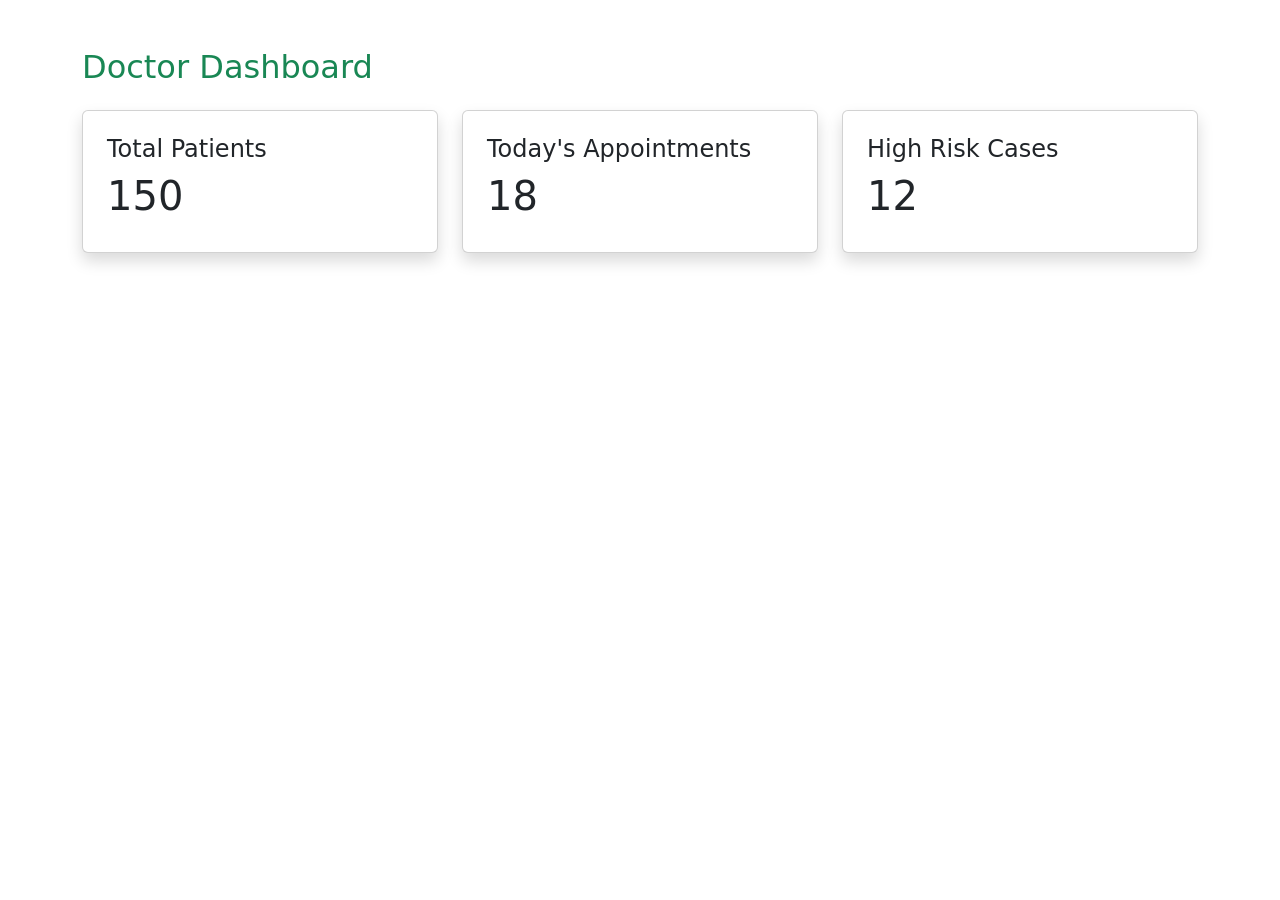
<file: i-MoMCARE/templates/doctor.html>
<!DOCTYPE html>
<html>
<head>

<title>Doctor Dashboard</title>

<link href="https://cdn.jsdelivr.net/npm/bootstrap@5.3.3/dist/css/bootstrap.min.css" rel="stylesheet">

</head>

<body>

<div class="container mt-5">

<h2 class="text-success">
Doctor Dashboard
</h2>

<div class="row mt-4">

<div class="col-md-4">

<div class="card p-4 shadow">

<h4>Total Patients</h4>

<h1>150</h1>

</div>

</div>

<div class="col-md-4">

<div class="card p-4 shadow">

<h4>Today's Appointments</h4>

<h1>18</h1>

</div>

</div>

<div class="col-md-4">

<div class="card p-4 shadow">

<h4>High Risk Cases</h4>

<h1>12</h1>

</div>

</div>

</div>

</div>

</body>
</html>
</file>
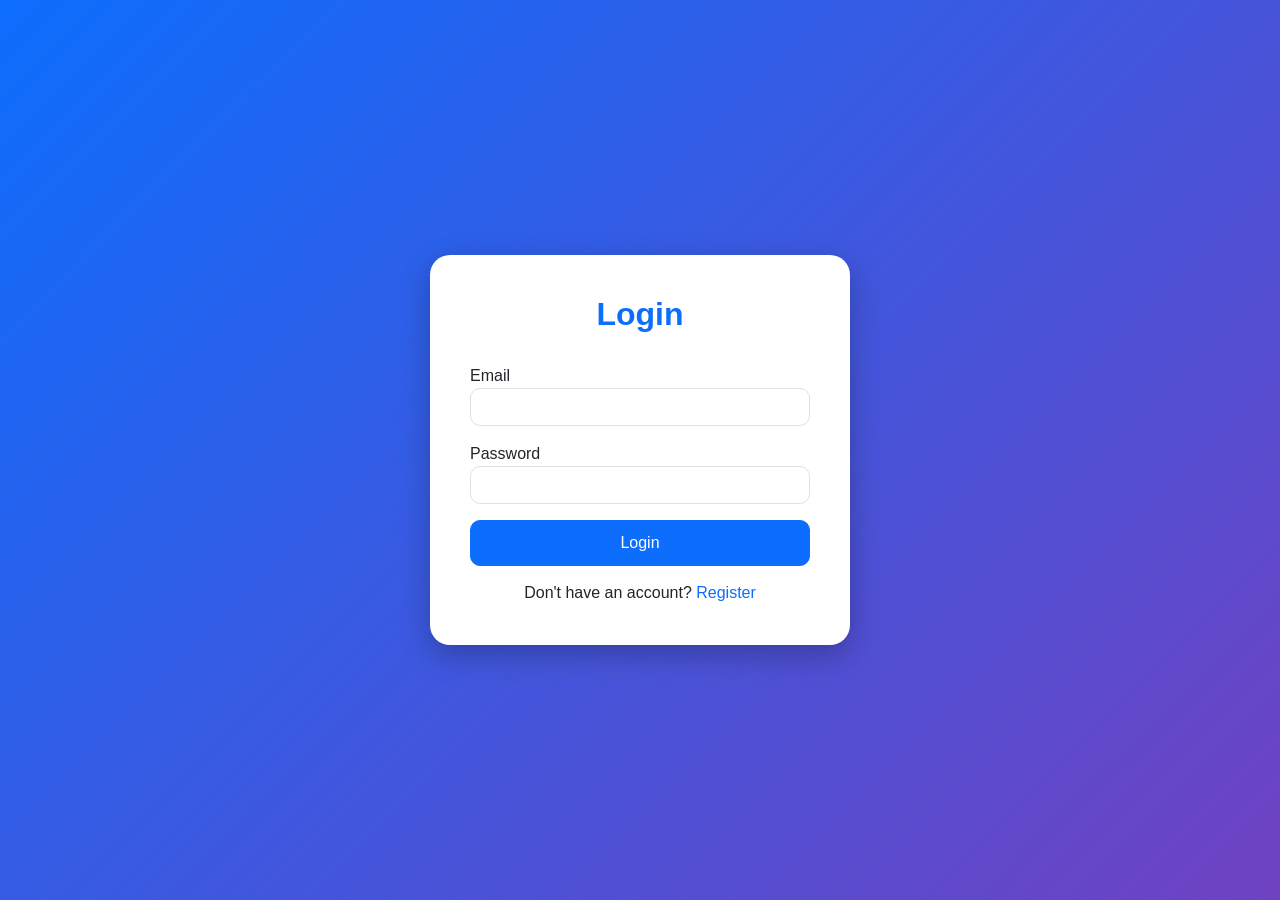
<file: i-MoMCARE/templates/login.html>
<!DOCTYPE html>
<html lang="en">

<head>
<meta charset="UTF-8">
<meta name="viewport" content="width=device-width, initial-scale=1.0">

<title>Login - i-MoMCARE</title>

<link href="https://cdn.jsdelivr.net/npm/bootstrap@5.3.3/dist/css/bootstrap.min.css" rel="stylesheet">

<style>

body{
    margin:0;
    padding:0;
    height:100vh;
    display:flex;
    justify-content:center;
    align-items:center;
    background:linear-gradient(135deg,#0d6efd,#6f42c1);
    font-family:'Segoe UI',sans-serif;
}

.login-card{
    width:420px;
    background:white;
    padding:40px;
    border-radius:20px;
    box-shadow:0 10px 30px rgba(0,0,0,0.25);
}

.login-card h2{
    text-align:center;
    color:#0d6efd;
    font-weight:bold;
    margin-bottom:30px;
}

.form-control{
    border-radius:10px;
}

.btn-primary{
    border-radius:10px;
    padding:10px;
}

.register-link{
    text-align:center;
    margin-top:15px;
}

.register-link a{
    text-decoration:none;
}

</style>

</head>

<body>

<div class="login-card">

<h2>Login</h2>

<form method="POST">

<div class="mb-3">
<label>Email</label>
<input
type="email"
name="email"
class="form-control"
required>
</div>

<div class="mb-3">
<label>Password</label>
<input
type="password"
name="password"
class="form-control"
required>
</div>

<button
type="submit"
class="btn btn-primary w-100">
Login
</button>

<div class="register-link">
Don't have an account?
<a href="/register">Register</a>
</div>

</form>

</div>

</body>
</html>
</file>
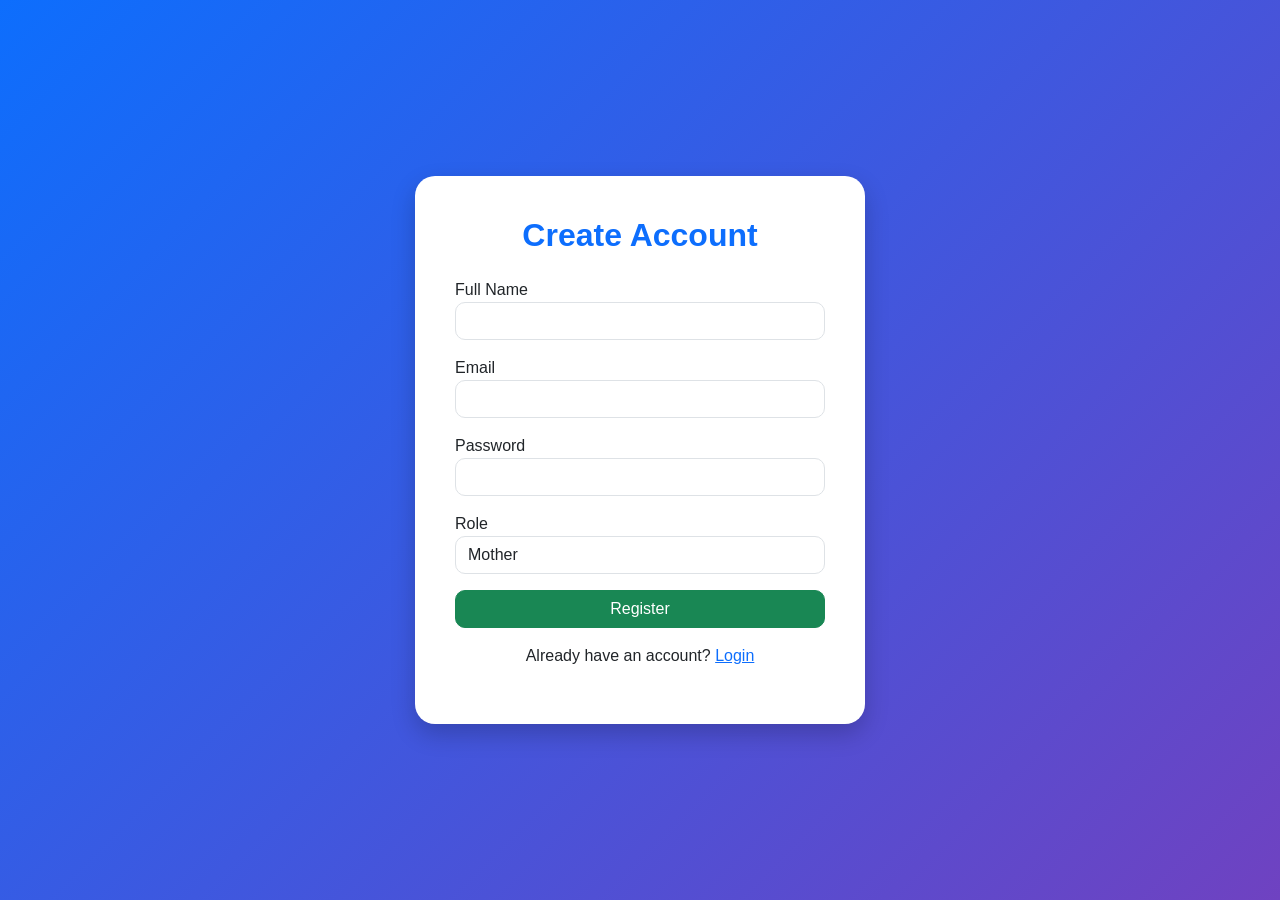
<file: i-MoMCARE/templates/register.html>
<!DOCTYPE html>
<html lang="en">

<head>
<meta charset="UTF-8">
<meta name="viewport" content="width=device-width, initial-scale=1.0">

<title>Register - i-MoMCARE</title>

<link href="https://cdn.jsdelivr.net/npm/bootstrap@5.3.3/dist/css/bootstrap.min.css" rel="stylesheet">

<style>

body{
    margin:0;
    padding:0;
    background:linear-gradient(135deg,#0d6efd,#6f42c1);
    font-family:'Segoe UI',sans-serif;
}

.login-container{
    height:100vh;
    display:flex;
    justify-content:center;
    align-items:center;
}

.login-card{
    width:450px;
    background:white;
    padding:40px;
    border-radius:20px;
    box-shadow:0 10px 25px rgba(0,0,0,0.2);
}

.login-card h2{
    font-weight:bold;
    color:#0d6efd;
}

.form-control{
    border-radius:10px;
}

.btn-success{
    border-radius:10px;
}

</style>

</head>

<body>

<div class="login-container">

<div class="login-card">

<h2 class="text-center mb-4">
Create Account
</h2>

<form method="POST">

<div class="mb-3">
<label>Full Name</label>
<input type="text" name="name" class="form-control" required>
</div>

<div class="mb-3">
<label>Email</label>
<input type="email" name="email" class="form-control" required>
</div>

<div class="mb-3">
<label>Password</label>
<input type="password" name="password" class="form-control" required>
</div>

<div class="mb-3">
<label>Role</label>

<select name="role" class="form-control">
<option>Mother</option>
<option>Doctor</option>
<option>Nurse</option>
<option>Admin</option>
</select>

</div>

<button type="submit" class="btn btn-success w-100">
Register
</button>

<p class="text-center mt-3">
Already have an account?
<a href="/login">Login</a>
</p>

</form>

</div>

</div>

</body>
</html>
</file>
